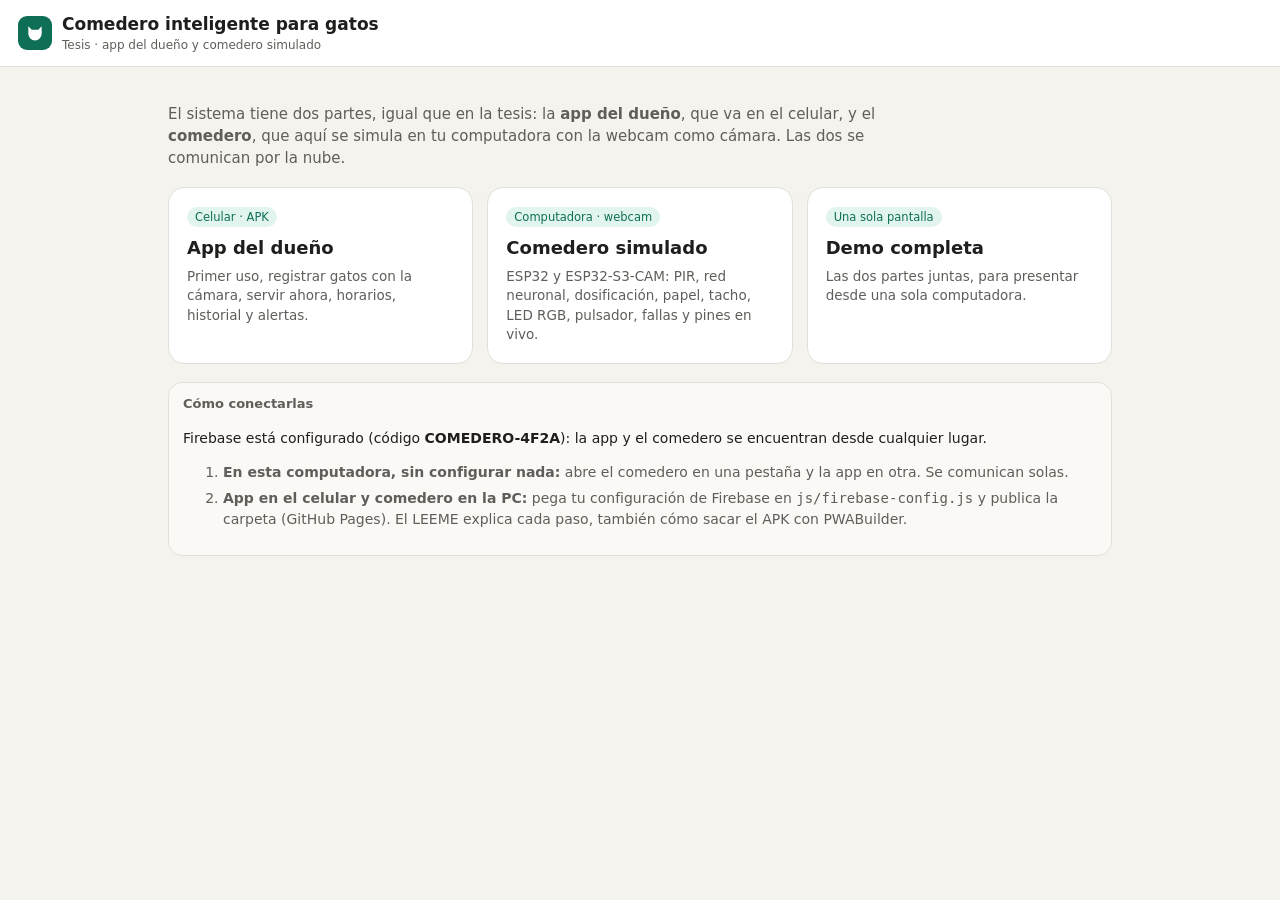
<file: index.html>
<!doctype html>
<html lang="es">
<head>
  <meta charset="utf-8">
  <meta name="viewport" content="width=device-width, initial-scale=1">
  <title>Comedero inteligente · inicio</title>
  <meta name="theme-color" content="#0F6E56">
  <link rel="manifest" href="manifest.json">
  <link rel="icon" href="icon-192.png" type="image/png">
  <link rel="stylesheet" href="css/app.css?v=22">
  <script defer src="js/firebase-config.js?v=22"></script>
</head>
<body class="inicio">
  <header class="top">
    <div class="marca"><span class="logo" aria-hidden="true"></span><div><h1>Comedero inteligente para gatos</h1><p class="sub">Tesis · app del dueño y comedero simulado</p></div></div>
  </header>
  <main class="lanzador">
    <p class="intro">El sistema tiene dos partes, igual que en la tesis: la <b>app del dueño</b>, que va en el celular, y el <b>comedero</b>, que aquí se simula en tu computadora con la webcam como cámara. Las dos se comunican por la nube.</p>
    <div class="tarjetas">
      <a class="opcion" href="app.html">
        <span class="op-tag">Celular · APK</span>
        <h2>App del dueño</h2>
        <p>Primer uso, registrar gatos con la cámara, servir ahora, horarios, historial y alertas.</p>
      </a>
      <a class="opcion" href="comedero.html">
        <span class="op-tag">Computadora · webcam</span>
        <h2>Comedero simulado</h2>
        <p>ESP32 y ESP32-S3-CAM: PIR, red neuronal, dosificación, papel, tacho, LED RGB, pulsador, fallas y pines en vivo.</p>
      </a>
      <a class="opcion" href="demo.html">
        <span class="op-tag">Una sola pantalla</span>
        <h2>Demo completa</h2>
        <p>Las dos partes juntas, para presentar desde una sola computadora.</p>
      </a>
    </div>
    <div class="tarjeta como">
      <h3>Cómo conectarlas</h3>
      <p id="modo-con"></p>
      <ol>
        <li><b>En esta computadora, sin configurar nada:</b> abre el comedero en una pestaña y la app en otra. Se comunican solas.</li>
        <li><b>App en el celular y comedero en la PC:</b> pega tu configuración de Firebase en <code>js/firebase-config.js</code> y publica la carpeta (GitHub Pages). El LEEME explica cada paso, también cómo sacar el APK con PWABuilder.</li>
      </ol>
    </div>
  </main>
  <script>
    addEventListener('DOMContentLoaded', () => {
      const ok = window.FIREBASE_CONFIG && window.FIREBASE_CONFIG.apiKey;
      document.getElementById('modo-con').innerHTML = ok
        ? 'Firebase está configurado (código <b>' + (window.CODIGO_COMEDERO || '') + '</b>): la app y el comedero se encuentran desde cualquier lugar.'
        : 'Firebase todavía no está configurado: la app y el comedero se conectan entre pestañas de este navegador.';
    });
  </script>
</body>
</html>
</file>
<file: css/app.css>
:root {
  --fondo: #f4f3ee; --sup: #ffffff; --sup2: #faf9f5; --borde: #e2e0d8; --borde2: #cfccc2;
  --texto: #1f1e1c; --texto2: #5f5e5a; --texto3: #8a8880;
  --verde: #0f6e56; --verde-bg: #e1f5ee; --rojo: #a32d2d; --rojo-bg: #fcebeb;
  --ambar: #854f0b; --ambar-bg: #faeeda; --azul: #185fa5; --azul-bg: #e6f1fb;
  --radio: 10px; --sombra: 0 1px 2px rgba(0, 0, 0, .04);
  font-family: system-ui, -apple-system, "Segoe UI", Roboto, sans-serif;
}
@media (prefers-color-scheme: dark) {
  :root {
    --fondo: #161615; --sup: #1f1f1e; --sup2: #252523; --borde: #33332f; --borde2: #45443f;
    --texto: #ecebe6; --texto2: #b4b2a9; --texto3: #8a8880;
    --verde: #5dcaa5; --verde-bg: #0a3a2e; --rojo: #f09595; --rojo-bg: #4a1616;
    --ambar: #fac775; --ambar-bg: #3d2a08; --azul: #85b7eb; --azul-bg: #0c2a4a;
  }
}
* { box-sizing: border-box; }
body { margin: 0; background: var(--fondo); color: var(--texto); font-size: 14px; line-height: 1.45; }
h1 { font-size: 17px; margin: 0; font-weight: 600; }
h2 { font-size: 14px; margin: 0; font-weight: 600; }
h3 { font-size: 13px; margin: 14px 0 6px; font-weight: 600; color: var(--texto2); }
button, select, input { font: inherit; color: inherit; }
button {
  background: var(--sup); border: 1px solid var(--borde2); border-radius: 8px; padding: 7px 11px;
  cursor: pointer; transition: background .15s, transform .05s;
}
button:hover { background: var(--sup2); }
button:active { transform: scale(.98); }
button.primario { background: var(--verde); border-color: var(--verde); color: #fff; }
@media (prefers-color-scheme: dark) { button.primario { color: #04342c; } }
button.peligro { color: var(--rojo); border-color: var(--rojo); }
button:disabled { opacity: .5; cursor: default; }
select, input[type=text], input[type=password], input[type=time], input[type=number] {
  background: var(--sup); border: 1px solid var(--borde2); border-radius: 8px; padding: 6px 8px;
}
.mini { font-size: 12px; color: var(--texto2); margin: 4px 0; }

/* ---------- cabecera ---------- */
.top {
  display: flex; align-items: center; justify-content: space-between; gap: 12px; flex-wrap: wrap;
  padding: 12px 18px; background: var(--sup); border-bottom: 1px solid var(--borde); position: sticky; top: 0; z-index: 5;
}
.marca { display: flex; align-items: center; gap: 10px; }
.logo { width: 34px; height: 34px; border-radius: 9px; background: var(--verde); display: inline-block;
  -webkit-mask: none; position: relative; }
.logo::after { content: ""; position: absolute; inset: 7px; background: #fff;
  -webkit-mask: url("data:image/svg+xml,%3Csvg xmlns='http://www.w3.org/2000/svg' viewBox='0 0 24 24'%3E%3Cpath d='M4 4l4 4h8l4-4v9a8 8 0 0 1-16 0z'/%3E%3C/svg%3E") center/contain no-repeat;
  mask: url("data:image/svg+xml,%3Csvg xmlns='http://www.w3.org/2000/svg' viewBox='0 0 24 24'%3E%3Cpath d='M4 4l4 4h8l4-4v9a8 8 0 0 1-16 0z'/%3E%3C/svg%3E") center/contain no-repeat; }
.sub { margin: 0; font-size: 12px; color: var(--texto2); }
.pestanas { display: none; gap: 6px; }
.pestanas button.on { background: var(--verde); color: #fff; border-color: var(--verde); }

/* ---------- distribución ---------- */
.grid { display: grid; grid-template-columns: 400px minmax(0, 1fr); gap: 18px; padding: 18px; max-width: 1500px; margin: 0 auto; }
.lado { min-width: 0; }
@media (max-width: 980px) {
  .grid { grid-template-columns: 1fr; padding: 10px; }
  .pestanas { display: flex; }
  .lado { display: none; }
  .lado.on { display: block; }
}

/* ---------- teléfono ---------- */
.telefono {
  position: sticky; top: 84px; background: var(--sup); border: 1px solid var(--borde2); border-radius: 28px;
  height: calc(100vh - 110px); min-height: 560px; max-height: 860px; display: flex; flex-direction: column; overflow: hidden;
}
@media (max-width: 980px) { .telefono { position: relative; top: 0; border-radius: 16px; height: calc(100vh - 130px); } }
.tel-barra { display: flex; justify-content: space-between; padding: 10px 18px 4px; font-size: 12px; color: var(--texto2); }
.tel-vista { flex: 1; overflow-y: auto; padding: 8px 16px 16px; }
.tel-nav { display: grid; grid-template-columns: repeat(4, 1fr); border-top: 1px solid var(--borde); }
.tel-nav button { border: 0; border-radius: 0; background: transparent; padding: 8px 2px 10px; font-size: 11px; color: var(--texto3); display: flex; flex-direction: column; align-items: center; gap: 3px; }
.tel-nav button.on { color: var(--verde); }
.ic { width: 20px; height: 20px; background: currentColor; display: inline-block; -webkit-mask: var(--m) center/contain no-repeat; mask: var(--m) center/contain no-repeat; }
.ic-casa { --m: url("data:image/svg+xml,%3Csvg xmlns='http://www.w3.org/2000/svg' viewBox='0 0 24 24' fill='none' stroke='black' stroke-width='2'%3E%3Cpath d='M3 11l9-7 9 7v9a1 1 0 0 1-1 1h-5v-6H9v6H4a1 1 0 0 1-1-1z'/%3E%3C/svg%3E"); }
.ic-gato { --m: url("data:image/svg+xml,%3Csvg xmlns='http://www.w3.org/2000/svg' viewBox='0 0 24 24' fill='none' stroke='black' stroke-width='2'%3E%3Cpath d='M4 4l4 4h8l4-4v9a8 8 0 0 1-16 0z'/%3E%3Ccircle cx='9' cy='13' r='1'/%3E%3Ccircle cx='15' cy='13' r='1'/%3E%3C/svg%3E"); }
.ic-lista { --m: url("data:image/svg+xml,%3Csvg xmlns='http://www.w3.org/2000/svg' viewBox='0 0 24 24' fill='none' stroke='black' stroke-width='2'%3E%3Cpath d='M8 6h12M8 12h12M8 18h12M4 6h.01M4 12h.01M4 18h.01'/%3E%3C/svg%3E"); }
.ic-ajustes { --m: url("data:image/svg+xml,%3Csvg xmlns='http://www.w3.org/2000/svg' viewBox='0 0 24 24' fill='none' stroke='black' stroke-width='2'%3E%3Ccircle cx='12' cy='12' r='3'/%3E%3Cpath d='M12 2v3M12 19v3M2 12h3M19 12h3M4.9 4.9l2.1 2.1M17 17l2.1 2.1M4.9 19.1L7 17M17 7l2.1-2.1'/%3E%3C/svg%3E"); }

/* ---------- elementos de la app ---------- */
.saludo { font-size: 19px; font-weight: 600; margin: 6px 0 2px; }
.tarjeta { background: var(--sup2); border: 1px solid var(--borde); border-radius: 14px; padding: 12px 14px; margin: 10px 0; }
.tarjeta h4 { margin: 0 0 6px; font-size: 13px; color: var(--texto2); font-weight: 600; }
.estado-app { display: flex; gap: 10px; align-items: center; }
.punto { width: 12px; height: 12px; border-radius: 50%; flex: none; background: var(--texto3); }
.metricas { display: grid; grid-template-columns: 1fr 1fr; gap: 8px; }
.metrica { background: var(--sup2); border: 1px solid var(--borde); border-radius: 12px; padding: 10px; }
.metrica .et { font-size: 12px; color: var(--texto2); }
.metrica .val { font-size: 18px; font-weight: 600; margin-top: 2px; }
.metrica .sub2 { font-size: 11px; color: var(--texto3); }
.barra { height: 7px; background: var(--borde); border-radius: 4px; overflow: hidden; margin: 5px 0 2px; }
.barra i { display: block; height: 100%; width: 0; background: var(--verde); border-radius: 4px; transition: width .3s; }
.alerta { border-radius: 12px; padding: 10px 12px; margin: 8px 0; font-size: 13px; }
.alerta.falla { background: var(--rojo-bg); color: var(--rojo); }
.alerta.aviso { background: var(--ambar-bg); color: var(--ambar); }
.alerta button { margin-top: 6px; font-size: 12px; padding: 5px 9px; }
.banner { background: var(--azul-bg); color: var(--azul); border-radius: 12px; padding: 9px 12px; font-size: 13px; margin: 8px 0; }
.segmento { display: grid; grid-template-columns: repeat(4, 1fr); gap: 6px; margin: 8px 0; }
.segmento button.on { background: var(--verde-bg); border-color: var(--verde); color: var(--verde); font-weight: 600; }
.grande { width: 100%; padding: 11px; font-size: 15px; }
.fila { display: flex; align-items: center; justify-content: space-between; gap: 8px; padding: 9px 0; border-bottom: 1px solid var(--borde); }
.fila:last-child { border-bottom: 0; }
.fila .t2 { font-size: 12px; color: var(--texto2); }
.fila > b { white-space: nowrap; }
.chip { display: inline-flex; align-items: center; gap: 4px; padding: 3px 9px; border-radius: 999px; background: var(--sup); border: 1px solid var(--borde2); font-size: 12px; margin: 2px; }
.collar { width: 11px; height: 11px; border-radius: 50%; display: inline-block; border: 1px solid rgba(0,0,0,.15); }
.c-rojo { background: #e24b4a; } .c-azul { background: #378add; } .c-amarillo { background: #ef9f27; } .c-verde { background: #639922; }
.form-fila { display: flex; flex-direction: column; gap: 4px; margin: 10px 0; }
.form-fila label { font-size: 12px; color: var(--texto2); }
.progreso { height: 10px; background: var(--borde); border-radius: 5px; overflow: hidden; margin: 8px 0; }
.progreso i { display: block; height: 100%; background: var(--verde); width: 0; transition: width .2s; }
.ok { color: var(--verde); } .mal { color: var(--rojo); } .warn { color: var(--ambar); }
.pasos { display: flex; gap: 5px; margin: 6px 0 12px; }
.pasos i { flex: 1; height: 4px; border-radius: 2px; background: var(--borde); }
.pasos i.on { background: var(--verde); }
.vacio-txt { color: var(--texto3); font-size: 13px; text-align: center; padding: 20px 0; }

/* ---------- simulador ---------- */
.sim-grid { display: grid; grid-template-columns: repeat(auto-fit, minmax(330px, 1fr)); gap: 14px; align-items: start; }
.card { background: var(--sup); border: 1px solid var(--borde); border-radius: 14px; padding: 14px; min-width: 0; box-shadow: var(--sombra); }
.card > header { display: flex; justify-content: space-between; align-items: center; margin-bottom: 10px; gap: 8px; }
.camara { grid-row: span 2; }
.pill { font-size: 12px; padding: 3px 9px; border-radius: 999px; background: var(--sup2); border: 1px solid var(--borde2); color: var(--texto2); white-space: nowrap; }
.pill.despierta { background: var(--verde-bg); color: var(--verde); border-color: var(--verde); }
.pill.dormida { background: var(--azul-bg); color: var(--azul); border-color: var(--azul); }
.video-caja { position: relative; background: #111; border-radius: 10px; overflow: hidden; aspect-ratio: 4 / 3; }
.video-caja video { width: 100%; height: 100%; object-fit: cover; display: block; transform: scaleX(-1); transition: filter .4s; }
.video-caja video { transition: filter .8s ease; }
.video-caja.dormida video { filter: brightness(.35) grayscale(.6); }
.video-tapa { position: absolute; inset: 0; display: flex; align-items: center; justify-content: center; text-align: center; color: #ddd; padding: 20px; font-size: 13px; }
.roi { position: absolute; border: 1.5px dashed rgba(255, 255, 255, .28); border-radius: 6px; pointer-events: none; transition: border-color .3s, background .3s; }
.roi::after { content: attr(data-txt); position: absolute; left: 6px; bottom: 3px; font-size: 10.5px; color: rgba(255,255,255,.55); }
.roi.activa { border: 2px dashed #f5c518; background: rgba(245, 197, 24, .10); }
.roi.activa::after { color: #f5c518; font-weight: 600; }
.badges { position: absolute; top: 8px; left: 8px; display: flex; gap: 6px; }
.badge { font-size: 11px; padding: 2px 8px; border-radius: 999px; background: rgba(0,0,0,.55); color: #bbb; }
.badge.on { background: #ef9f27; color: #412402; }
.fila-botones { display: flex; flex-wrap: wrap; gap: 6px; margin: 10px 0 4px; }
.fila-botones button { font-size: 13px; }
.pred { margin: 8px 0; }
.pred .lb { display: grid; grid-template-columns: 80px 1fr 44px; gap: 8px; align-items: center; font-size: 12px; margin: 3px 0; }
.pred .tr { height: 9px; background: var(--borde); border-radius: 5px; overflow: hidden; }
.pred .fl { height: 9px; background: var(--texto3); border-radius: 5px; transition: width .3s; }
.pred .fl.gato { background: var(--verde); }
.racha { display: flex; gap: 4px; align-items: center; font-size: 12px; color: var(--texto2); margin-top: 4px; }
.racha i { width: 10px; height: 10px; border-radius: 50%; border: 1px solid var(--borde2); }
.racha i.on { background: var(--verde); border-color: var(--verde); }
.medidores { display: grid; grid-template-columns: 1fr 1fr; gap: 10px; font-size: 12px; color: var(--texto2); }
.log-mini { list-style: none; padding: 0; margin: 6px 0 0; font-size: 12px; color: var(--texto2); }
.log-mini li { padding: 2px 0; }
.panel-fila { display: flex; justify-content: space-around; align-items: center; gap: 10px; }
.led-caja { display: flex; flex-direction: column; align-items: center; gap: 6px; font-size: 12px; color: var(--texto2); }
.led { width: 34px; height: 34px; border-radius: 50%; border: 3px solid var(--borde2); }
.led.verde { background: #3bd16f; box-shadow: 0 0 14px #3bd16f; }
.led.azul { background: #378add; box-shadow: 0 0 14px #378add; }
.led.amarillo { background: #f5c518; box-shadow: 0 0 14px #f5c518; }
.led.rojo { background: #e24b4a; box-shadow: 0 0 14px #e24b4a; }
.led.blanco { background: #fff; box-shadow: 0 0 16px #fff; }
.led.parpadeo { animation: parpadeo 1s steps(1) infinite; }
@keyframes parpadeo { 50% { opacity: .15; box-shadow: none; } }
.zumb { padding: 6px 10px; border-radius: 8px; border: 1px solid var(--borde2); font-size: 12px; }
.zumb.on { background: var(--rojo-bg); color: var(--rojo); border-color: var(--rojo); animation: parpadeo .5s steps(1) infinite; }
.pulsador { width: 58px; height: 58px; border-radius: 50%; padding: 0; background: #3a3a37; border: 4px solid #6b6a64; position: relative; touch-action: none; user-select: none; -webkit-user-select: none; -webkit-touch-callout: none; }
.pulsador:active { background: #1f1f1d; }
.pulsador svg { position: absolute; inset: -6px; width: calc(100% + 12px); height: calc(100% + 12px); transform: rotate(-90deg); }
.pulsador circle { fill: none; stroke: #3bd16f; stroke-width: 3; stroke-dasharray: 100.5; stroke-dashoffset: 100.5; }
.aviso-cr { font-size: 13px; color: var(--azul); min-height: 18px; margin: 6px 0 0; }
.chips { display: flex; flex-wrap: wrap; gap: 5px; }
.chips span { font-size: 11px; padding: 4px 8px; border-radius: 6px; background: var(--sup2); border: 1px solid var(--borde); color: var(--texto3); }
.chips span.on { background: var(--verde-bg); color: var(--verde); border-color: var(--verde); font-weight: 600; }
.chips span.on.mant { background: var(--rojo-bg); color: var(--rojo); border-color: var(--rojo); }
.detalle { font-size: 13px; margin: 10px 0 0; min-height: 20px; }
.meca { display: grid; grid-template-columns: 70px 1fr; gap: 14px; }
.tolva { display: flex; flex-direction: column; align-items: center; gap: 4px; }
.tolva-tubo { width: 46px; height: 130px; border: 2px solid var(--borde2); border-radius: 6px 6px 18px 18px; position: relative; overflow: hidden; }
.tolva-tubo i { position: absolute; left: 0; right: 0; bottom: 0; background: #c98a3c; transition: height .4s; }
.sens { display: flex; flex-direction: column; gap: 4px; font-size: 12px; }
.sens em { color: var(--texto2); font-style: normal; }
.foco { display: inline-block; width: 10px; height: 10px; border-radius: 50%; background: var(--borde2); vertical-align: -1px; margin-right: 4px; }
.foco.on { background: #ef9f27; box-shadow: 0 0 8px #ef9f27; }
.foco.gira { background: var(--verde); animation: parpadeo .3s steps(1) infinite; }
.papel { margin: 12px 0; }
.papel-et { display: flex; justify-content: space-between; font-size: 11px; color: var(--texto3); }
.papel-pista { position: relative; height: 22px; background: repeating-linear-gradient(90deg, #f1efe8, #f1efe8 18px, #e7e4da 18px, #e7e4da 20px); border: 1px solid var(--borde2); border-radius: 4px; margin-top: 4px; overflow: hidden; }
.comida { position: absolute; top: 4px; width: 24px; height: 12px; border-radius: 6px; background: #b0712c; display: none; transition: left .1s linear; }
.reloj-fila { display: flex; align-items: center; justify-content: space-between; gap: 10px; flex-wrap: wrap; }
.reloj-hora { font-size: 28px; font-weight: 600; font-variant-numeric: tabular-nums; }
.reloj-fila label { font-size: 12px; color: var(--texto2); display: flex; flex-direction: column; gap: 3px; }
.toggles { display: grid; grid-template-columns: 1fr 1fr; gap: 6px; font-size: 13px; }
.toggles label { display: flex; gap: 6px; align-items: center; }
.mono { font-family: ui-monospace, "Cascadia Code", Consolas, monospace; font-size: 12px; }
#uart { list-style: none; padding: 0; margin: 0; max-height: 240px; overflow-y: auto; }
#uart li { padding: 2px 0; border-bottom: 1px dashed var(--borde); }
#uart .tx { color: var(--azul); } #uart .rxm { color: var(--verde); }
.eventos-lista { list-style: none; padding: 0; margin: 0; max-height: 260px; overflow-y: auto; font-size: 12px; }
.eventos-lista li { padding: 4px 0; border-bottom: 1px solid var(--borde); }
.eventos-lista time { color: var(--texto3); margin-right: 6px; font-variant-numeric: tabular-nums; }
#nube { max-height: 260px; overflow: auto; background: var(--sup2); padding: 8px; border-radius: 8px; white-space: pre-wrap; }
details summary { cursor: pointer; font-size: 13px; margin-top: 10px; color: var(--texto2); }

/* ---------- páginas separadas ---------- */
.volver { font-size: 13px; color: var(--verde); text-decoration: none; border: 1px solid var(--verde); border-radius: 8px; padding: 6px 10px; }
.grid-sim { grid-template-columns: minmax(0, 1fr); }
@media (max-width: 980px) { .lado.solo { display: block; } }
body.solo-app { background: var(--fondo); min-height: 100vh; display: flex; justify-content: center; align-items: flex-start; padding: 16px; }
body.solo-app .telefono { position: relative; top: 0; width: 100%; max-width: 420px; height: calc(100vh - 32px); max-height: 900px; }
@media (max-width: 600px) {
  body.solo-app { padding: 0; }
  body.solo-app .telefono { max-width: none; height: 100vh; height: 100dvh; max-height: none; border: 0; border-radius: 0; }
}
.toast { position: absolute; left: 16px; right: 16px; bottom: 70px; background: #1f1e1c; color: #fff; border-radius: 10px; padding: 9px 12px; font-size: 13px; opacity: 0; transition: opacity .2s; pointer-events: none; z-index: 3; }
.enlace { border: 0; background: none; color: var(--texto3); font-size: 12px; margin-top: 8px; }
.punto.parpadeo { animation: parpadeo 1s steps(1) infinite; }
/* pines */
.pines-card { grid-column: 1 / -1; }
.tabla-scroll { overflow-x: auto; }
table.pines { width: 100%; border-collapse: collapse; font-size: 12.5px; }
table.pines th { text-align: left; color: var(--texto2); font-weight: 600; padding: 6px 8px; border-bottom: 1px solid var(--borde2); }
table.pines td { padding: 6px 8px; border-bottom: 1px solid var(--borde); vertical-align: top; }
table.pines td.mono { color: var(--texto2); white-space: nowrap; }
table.pines tr.pin-grupo td { font-weight: 600; background: var(--sup2); color: var(--texto); }
.pin-on { color: var(--verde); font-weight: 600; }
.pin-warn { color: var(--ambar); font-weight: 600; }
.pin-mal { color: var(--rojo); font-weight: 600; }
.dot-led { display: inline-block; width: 11px; height: 11px; border-radius: 50%; vertical-align: -1px; border: 1px solid rgba(0,0,0,.2); }
/* inicio */
.lanzador { max-width: 980px; margin: 0 auto; padding: 22px 18px 40px; }
.intro { font-size: 15px; color: var(--texto2); max-width: 760px; }
.tarjetas { display: grid; grid-template-columns: repeat(auto-fit, minmax(240px, 1fr)); gap: 14px; margin: 18px 0; }
.opcion { display: block; background: var(--sup); border: 1px solid var(--borde); border-radius: 16px; padding: 18px; color: inherit; text-decoration: none; transition: border-color .15s, transform .1s; }
.opcion:hover { border-color: var(--verde); transform: translateY(-1px); }
.opcion h2 { font-size: 18px; margin: 8px 0 6px; }
.opcion p { margin: 0; color: var(--texto2); font-size: 13.5px; }
.op-tag { font-size: 11.5px; color: var(--verde); background: var(--verde-bg); padding: 3px 8px; border-radius: 999px; }
.como h3 { margin-top: 0; }
.como li { margin: 6px 0; color: var(--texto2); }

/* ---------- app más amena ---------- */
.saludo-fila { display: flex; justify-content: space-between; align-items: center; gap: 10px; }
.fecha { margin: 0; }
.avatar { display: inline-flex; align-items: center; justify-content: center; border-radius: 50%; color: #fff; font-weight: 700; flex: none; }
.hero { border-radius: 18px; padding: 8px 12px 12px; margin: 10px 0; background: var(--verde-bg); }
.hero-azul { background: var(--azul-bg); } .hero-amarillo { background: var(--ambar-bg); } .hero-rojo { background: var(--rojo-bg); } .hero-blanco { background: var(--sup2); }
.escena { width: 100%; max-height: 150px; display: block; }
.hero-txt { display: flex; gap: 10px; align-items: center; margin-top: 2px; }
.hero-txt b { font-size: 16px; }
.segmento button { display: flex; flex-direction: column; align-items: center; gap: 2px; padding: 8px 4px; }
.croq { color: #9a5b22; font-size: 9px; letter-spacing: 1px; line-height: 1; }
.anillos { display: grid; grid-template-columns: repeat(3, 1fr); gap: 8px; margin: 10px 0; }
.anillo-caja { background: var(--sup2); border: 1px solid var(--borde); border-radius: 14px; padding: 10px 6px; display: flex; flex-direction: column; align-items: center; text-align: center; gap: 2px; }
.anillo-caja b { font-size: 13px; } .anillo-caja span { font-size: 11px; color: var(--texto3); }
.anillo { width: 62px; height: 62px; }
.chip-cam { display: flex; align-items: center; gap: 8px; font-size: 12.5px; color: var(--texto2); background: var(--sup2); border: 1px solid var(--borde); border-radius: 999px; padding: 7px 12px; }
.chip-cam .ojo { width: 10px; height: 10px; border-radius: 50%; background: var(--texto3); }
.chip-cam.on .ojo { background: #1D9E75; box-shadow: 0 0 0 4px var(--verde-bg); }
.linea { position: relative; }
.item { display: flex; align-items: center; gap: 10px; padding: 9px 0; border-bottom: 1px solid var(--borde); }
.item:last-child { border-bottom: 0; }
.item-txt { flex: 1; min-width: 0; }
.item.omitida { opacity: .75; }
.pill-g { background: var(--verde-bg); color: var(--verde); font-weight: 700; font-size: 13px; padding: 4px 10px; border-radius: 999px; white-space: nowrap; }
.pill-g.gris { background: var(--sup2); color: var(--texto3); font-weight: 600; }
.gato-cab { display: flex; align-items: center; gap: 10px; }
.reg-vivo { display: flex; align-items: center; gap: 10px; }
.reg-vivo .anillo { width: 70px; height: 70px; flex: none; }
@media (prefers-reduced-motion: no-preference) {
  .flota { animation: flota 2.4s ease-in-out infinite; } .d2 { animation-delay: .6s; }
  @keyframes flota { 0%, 100% { transform: translateY(0); opacity: .9; } 50% { transform: translateY(-5px); opacity: .4; } }
  .escanea { animation: escanea 1s linear infinite; } @keyframes escanea { to { stroke-dashoffset: -18; } }
  .caen { animation: caen .9s linear infinite; } @keyframes caen { from { transform: translateY(-16px); opacity: .2; } to { transform: translateY(8px); opacity: 1; } }
  .late { transform-origin: 196px 46px; animation: late 1.2s ease-in-out infinite; } @keyframes late { 50% { transform: scale(1.25); } }
  .gira { transform-box: fill-box; transform-origin: center; animation: gira 2s linear infinite; } @keyframes gira { to { transform: rotate(360deg); } }
  .avanza { animation: avanza 1.4s ease-in-out infinite; } .acerca { animation: acerca 2.5s ease-in-out infinite; } @keyframes acerca { from { transform: translateX(26px); } to { transform: translateX(0); } } .renueva { animation: renueva 1.4s ease-in infinite; } @keyframes renueva { 0% { transform: translate(-40px, 0); opacity: 1; } 70% { transform: translate(10px, 0); opacity: 1; } 100% { transform: translate(30px, 30px); opacity: 0; } } @keyframes avanza { 0% { transform: translateX(-10px); opacity: .3; } 100% { transform: translateX(10px); opacity: 1; } }
  .tel-vista.entrando > .hero, .tel-vista.entrando > .tarjeta, .tel-vista.entrando > .alerta { animation: entra .25s ease-out; } @keyframes entra { from { opacity: 0; transform: translateY(4px); } }
}

/* ---------- comedero: guía y escenarios ---------- */
.guia-card, .escenarios-card { grid-column: 1 / -1; }
.guia { display: grid; grid-template-columns: repeat(auto-fit, minmax(150px, 1fr)); gap: 8px; }
.paso-g { display: flex; gap: 8px; align-items: flex-start; padding: 9px 10px; border-radius: 12px; background: var(--sup2); border: 1px solid var(--borde); font-size: 12.5px; }
.paso-g i { width: 20px; height: 20px; border-radius: 50%; border: 2px solid var(--borde2); flex: none; display: inline-flex; align-items: center; justify-content: center; font-style: normal; font-size: 11px; font-weight: 700; color: var(--texto3); }
.paso-g.hecho { border-color: var(--verde); background: var(--verde-bg); }
.paso-g.hecho i { background: var(--verde); border-color: var(--verde); color: #fff; }
.barra-guia { height: 8px; border-radius: 4px; background: var(--borde); overflow: hidden; margin: 10px 0 2px; }
.barra-guia i { display: block; height: 100%; background: var(--verde); transition: width .4s; }
.esc-botones { display: grid; grid-template-columns: repeat(auto-fit, minmax(190px, 1fr)); gap: 8px; }
.esc-botones button { text-align: left; padding: 10px 12px; border-radius: 12px; }
.esc-botones button b { display: block; font-size: 13.5px; }
.esc-botones button span { font-size: 12px; color: var(--texto2); }
.esc-botones button.corriendo { border-color: var(--verde); background: var(--verde-bg); }
.narracion { margin-top: 12px; border-radius: 12px; background: var(--azul-bg); color: var(--azul); padding: 12px 14px; display: none; }
.narracion.on { display: block; }
.narracion ol { margin: 6px 0 0; padding-left: 20px; }
.narracion li { margin: 3px 0; color: var(--texto2); }
.narracion li.ahora { color: var(--azul); font-weight: 600; }
.narracion li.listo { color: var(--verde); }
.narracion li.listo::marker { content: "✓  "; }

/* ---------- Modo de alimentación y prueba de reconocimiento ---------- */
.modos { display: grid; grid-template-columns: 1fr 1fr; gap: 8px; margin: 6px 0 4px; }
.modos button { display: flex; flex-direction: column; align-items: flex-start; gap: 2px; text-align: left; padding: 10px 12px; border-radius: 12px; }
.modos button b { font-size: 14px; }
.modos button span { font-size: 11.5px; color: var(--texto2); line-height: 1.3; }
.modos button.on { background: var(--verde-bg); border-color: var(--verde); box-shadow: inset 0 0 0 1px var(--verde); }
.modos button.on b { color: var(--verde); }
.resultado { display: flex; align-items: center; gap: 10px; margin-top: 10px; padding: 10px 12px; border-radius: 12px; background: var(--verde-bg); }
.resultado b { color: var(--verde); }
.en-vivo { margin-top: 10px; padding: 10px 12px; border-radius: 12px; border: 1px dashed var(--borde2); }

/* ---------- Quién ve qué, pasos y fondo ---------- */
.etiqueta-lado { margin: 0 0 8px; font-size: 13px; color: var(--texto2); text-align: center; }
.aviso-dentro { margin: 0 0 12px; padding: 10px 14px; border-radius: 12px; border: 1px dashed var(--borde2); font-size: 13px; color: var(--texto2); background: var(--sup2); }
.tarjeta.destacada { border-color: var(--verde); box-shadow: inset 0 0 0 1px var(--verde); }
.pasos-lista { margin: 4px 0 8px; padding-left: 20px; font-size: 12.5px; color: var(--texto2); }
.pasos-lista li { margin: 2px 0; }
button:disabled.primario { opacity: .45; }

/* ---------- Caja de lo que mira la red y datos del ESP32-S3 ---------- */
.caja-obj { position: absolute; display: none; border: 2px solid #ef9f27; border-radius: 6px; pointer-events: none; transition: left .25s, top .25s, width .25s, height .25s; }
.caja-obj::after { content: attr(data-txt); position: absolute; left: -2px; top: -20px; background: #ef9f27; color: #1a1a1a; font-size: 11px; font-weight: 600; padding: 1px 6px; border-radius: 4px; white-space: nowrap; }
.caja-obj.ok { border-color: #3bd16f; } .caja-obj.ok::after { background: #3bd16f; }
.esp-info { line-height: 1.5; border-left: 3px solid var(--borde2); padding-left: 8px; }

/* ---------- Ver a mi gato (foto en vivo) ---------- */
.vista { position: relative; border-radius: 12px; overflow: hidden; background: #111; aspect-ratio: 4 / 3; margin: 6px 0; }
.vista img { width: 100%; height: 100%; object-fit: cover; display: block; }
.vista-espera { display: flex; align-items: center; justify-content: center; text-align: center; padding: 16px; color: #ccc; font-size: 13px; }
.en-vivo-tag { position: absolute; left: 8px; top: 8px; background: #e24b4a; color: #fff; font-size: 10.5px; font-weight: 700; letter-spacing: .04em; padding: 2px 7px; border-radius: 999px; }
.en-vivo-tag::before { content: ""; display: inline-block; width: 6px; height: 6px; border-radius: 50%; background: #fff; margin-right: 5px; vertical-align: 1px; }
.vista-caja { position: absolute; border: 2px solid #3bd16f; border-radius: 6px; }
.vista-caja::after { content: attr(data-txt); position: absolute; left: -2px; top: -19px; background: #3bd16f; color: #10241a; font-size: 10.5px; font-weight: 700; padding: 1px 5px; border-radius: 4px; white-space: nowrap; }
.vista-caja[data-txt=""]::after { display: none; }
.ic-cam { display: inline-block; width: 14px; height: 10px; border: 2px solid currentColor; border-radius: 3px; margin-right: 6px; vertical-align: -1px; position: relative; }

/* ---------- Modo presentación ---------- */
.btn-presentar { margin-left: auto; margin-right: 10px; background: var(--verde); color: #fff; border: 0; font-weight: 600; padding: 8px 16px; border-radius: 10px; }
.pres { position: fixed; left: 50%; bottom: 18px; transform: translateX(-50%); width: min(1100px, calc(100vw - 32px)); z-index: 60; display: none;
  grid-template-columns: auto 1fr auto; gap: 16px; align-items: center; padding: 14px 18px; border-radius: 16px;
  background: rgba(20, 24, 22, .96); color: #f2f2ee; box-shadow: 0 10px 40px rgba(0,0,0,.45); border: 1px solid rgba(255,255,255,.12); }
.pres.on { display: grid; }
.pres-num { font-size: 22px; font-weight: 700; color: #5dcaa5; min-width: 48px; text-align: center; }
.pres-txt { display: flex; flex-direction: column; gap: 4px; min-width: 0; }
.pres-txt b { font-size: 21px; line-height: 1.2; }
.pres-txt span { font-size: 15.5px; line-height: 1.4; color: #d8dbd6; }
.pres-txt em { font-style: normal; font-size: 14px; color: #f5c518; min-height: 1.2em; }
.pres-btn { display: flex; gap: 8px; }
.pres-btn button { background: rgba(255,255,255,.08); color: #fff; border: 1px solid rgba(255,255,255,.2); padding: 8px 12px; border-radius: 10px; font-size: 15px; }
.pres-btn button.primario { background: rgba(255,255,255,.12); }
.pres-btn button.primario.listo { background: #1d9e75; border-color: #1d9e75; }
.pres-btn button:disabled { opacity: .35; }
.pres-foco { outline: 3px solid #f5c518 !important; outline-offset: 4px; border-radius: 14px; transition: outline-color .3s; }
body.presentando main.grid { padding-bottom: 150px; }
@media (min-width: 1100px) {
  .pres { left: 500px; right: 20px; transform: none; width: auto; }
}
body.presentando main.grid { padding-bottom: 220px; }

/* ---------- Leyenda del LED RGB (Tabla 7.7) ---------- */
.led-leyenda { list-style: none; margin: 8px 0 4px; padding: 0; display: grid; gap: 3px; font-size: 12px; color: var(--texto2); }
.led-leyenda li { display: flex; align-items: center; gap: 8px; padding: 3px 6px; border-radius: 8px; }
.led-leyenda li i { width: 10px; height: 10px; border-radius: 50%; flex: none; box-shadow: 0 0 0 1px rgba(255,255,255,.15); }
.led-leyenda li i.parp { animation: parpLed 1s steps(2, start) infinite; }
@keyframes parpLed { to { opacity: .25; } }
.led-leyenda li.on { background: var(--sup2); color: var(--texto); font-weight: 600; box-shadow: inset 0 0 0 1px var(--borde2); }

.banner-fijo { position: sticky; top: 0; z-index: 50; margin: 0; border-radius: 0; text-align: center; }

/* ---------- Cuenta del dueño ---------- */
.clave-caja { position: relative; display: flex; }
.clave-caja input { flex: 1; padding-right: 84px; }
.ver-clave { position: absolute; right: 4px; top: 50%; transform: translateY(-50%); padding: 4px 10px; font-size: 12px; min-height: 0; }
.centro { text-align: center; margin: 8px 0 0; }
.volver-cuenta { display: inline-block; margin: 0 0 6px; padding-left: 0; }
.sub-form { border-top: 1px solid var(--borde, rgba(127,127,127,.25)); margin-top: 10px; padding-top: 8px; }
.ok-caja { background: rgba(29,158,117,.15); border-color: rgba(29,158,117,.45); color: inherit; }
.pista { background: rgba(245,197,24,.12); border-radius: 8px; padding: 6px 8px; }
.etiqueta-codigo { font-size: 12px; opacity: .85; border: 1px dashed currentColor; border-radius: 6px; padding: 2px 8px; margin-left: auto; }
input:disabled { opacity: .6; }

/* Etapas de la comida (Inicio) */
.etapas { list-style: none; display: grid; grid-template-columns: repeat(4, 1fr); gap: 4px; margin: -4px 0 12px; padding: 0; }
.etapas li { display: flex; flex-direction: column; align-items: center; text-align: center; gap: 2px; font-size: 11px; color: var(--suave, #7a7a7a); }
.etapas li b { width: 22px; height: 22px; border-radius: 50%; display: grid; place-items: center; font-size: 11px; background: #e9ecef; color: #6c757d; }
.etapas li small { font-size: 10px; opacity: .8; }
.etapas li.hecha b { background: #2f9e44; color: #fff; }
.etapas li.ahora { color: inherit; font-weight: 600; }
.etapas li.ahora b { background: #1971c2; color: #fff; box-shadow: 0 0 0 3px rgba(25, 113, 194, .25); animation: latir 1.2s ease-in-out infinite; }
@keyframes latir { 50% { box-shadow: 0 0 0 6px rgba(25, 113, 194, .12); } }
</file>
